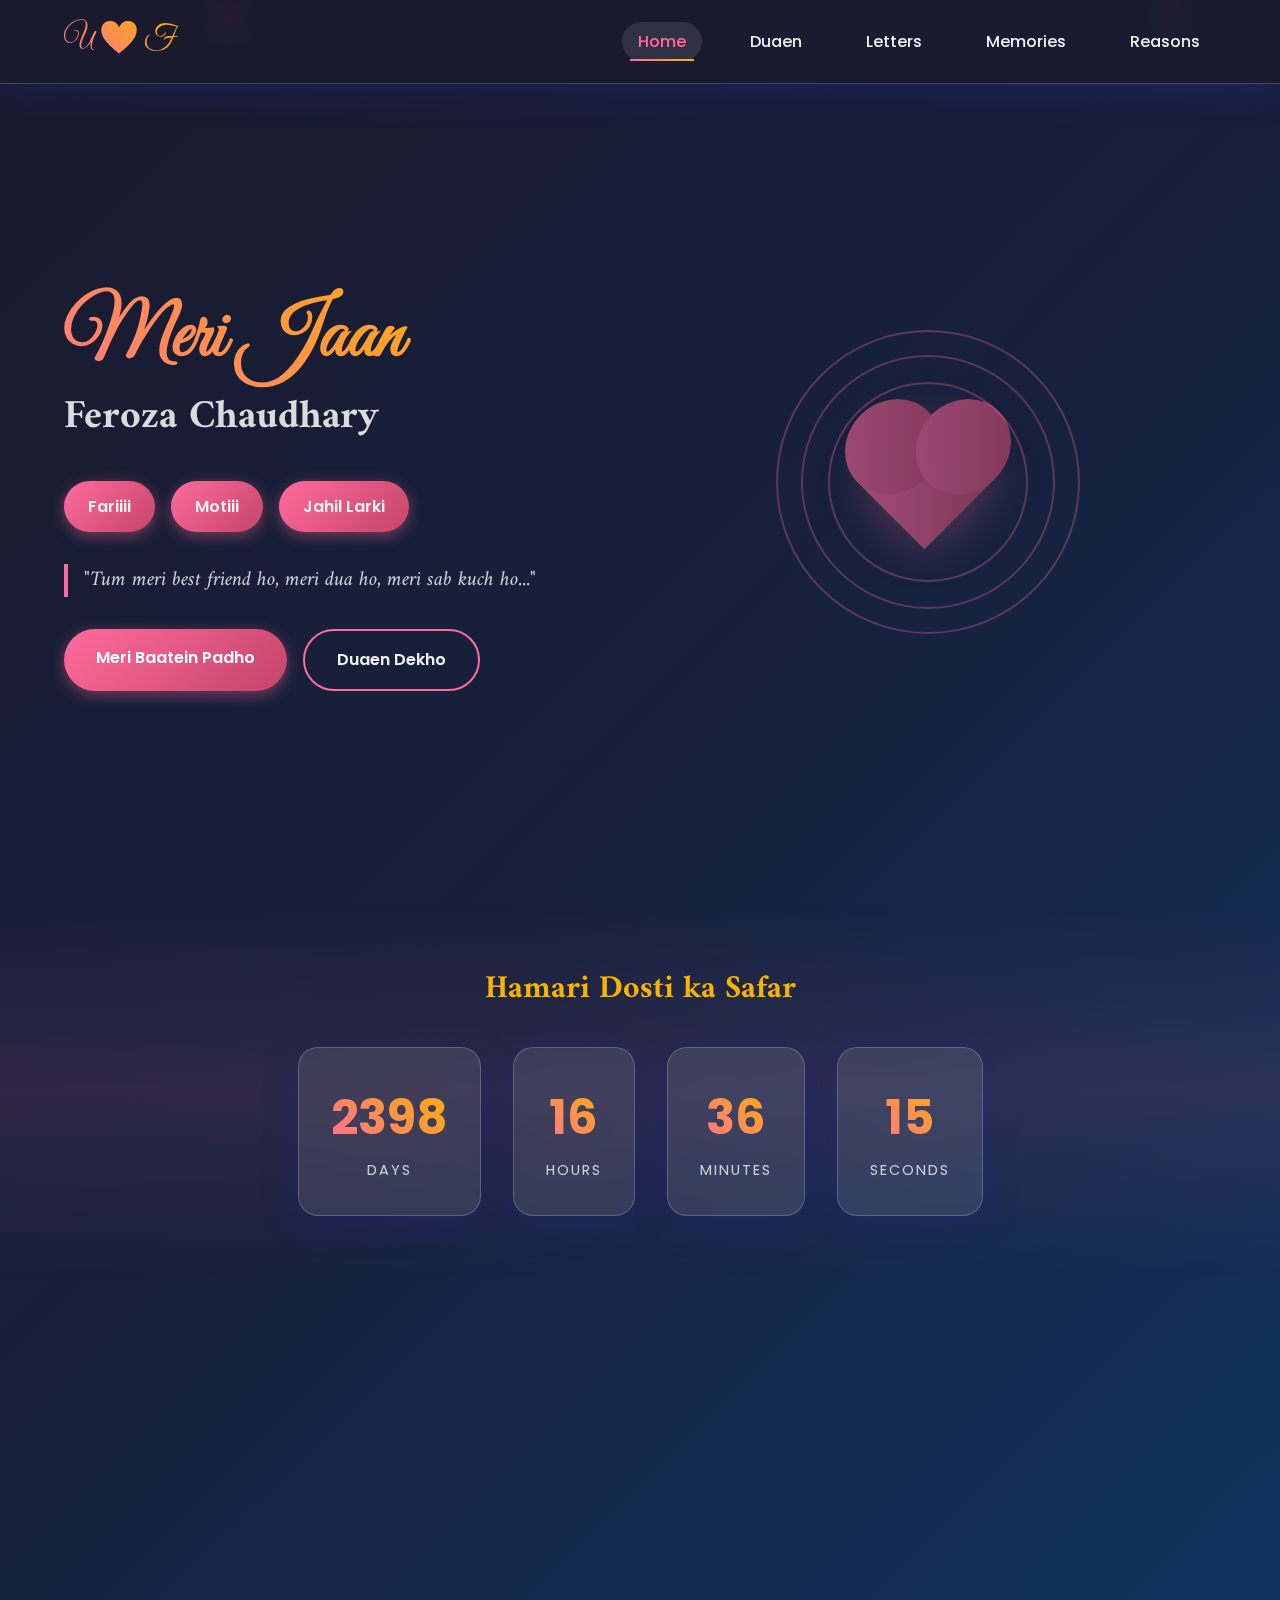
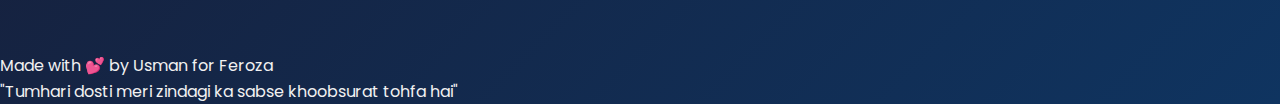
<file: index.html>
<!DOCTYPE html>
<html lang="ur">
<head>
    <meta charset="UTF-8">
    <meta name="viewport" content="width=device-width, initial-scale=1.0">
    <title>Fariii & Motiii 💕 - Usman ka Pyaar</title>
    <link rel="stylesheet" href="css/style.css">
    <link href="https://fonts.googleapis.com/css2?family=Amiri:ital,wght@0,400;0,700;1,400&family=Great+Vibes&family=Poppins:wght@300;400;600&display=swap" rel="stylesheet">
</head>
<body>
    <!-- Floating Hearts Background -->
    <div class="hearts-container" id="hearts"></div>
    
    <!-- Navigation -->
    <nav class="glass-nav">
        <div class="logo">U ❤️ F</div>
        <ul class="nav-links">
            <li><a href="index.html" class="active">Home</a></li>
            <li><a href="duas.html">Duaen</a></li>
            <li><a href="letters.html">Letters</a></li>
            <li><a href="memories.html">Memories</a></li>
            <li><a href="reasons.html">Reasons</a></li>
        </ul>
        <div class="hamburger">
            <span></span>
            <span></span>
            <span></span>
        </div>
    </nav>

    <!-- Hero Section -->
    <section class="hero">
        <div class="hero-content">
            <div class="glow-text">
                <h1 class="main-title">Meri Jaan</h1>
                <h2 class="subtitle">Feroza Chaudhary</h2>
            </div>
            <div class="nicknames">
                <span class="nickname-tag" data-text="Fariiii">Fariiii</span>
                <span class="nickname-tag" data-text="Motiii">Motiii</span>
                <span class="nickname-tag" data-text="Jahil Larki">Jahil Larki</span>
            </div>
            <p class="hero-quote">"Tum meri best friend ho, meri dua ho, meri sab kuch ho..."</p>
            <div class="cta-buttons">
                <a href="letters.html" class="btn btn-primary">Meri Baatein Padho</a>
                <a href="duas.html" class="btn btn-secondary">Duaen Dekho</a>
            </div>
        </div>
        <div class="hero-visual">
            <div class="heart-pulse">
                <div class="heart"></div>
                <div class="rings"></div>
            </div>
        </div>
    </section>

    <!-- Countdown Section -->
    <section class="countdown-section">
        <h3>Hamari Dosti ka Safar</h3>
        <div class="countdown-container" id="friendship-timer">
            <div class="time-box">
                <span class="number" id="days">000</span>
                <span class="label">Days</span>
            </div>
            <div class="time-box">
                <span class="number" id="hours">00</span>
                <span class="label">Hours</span>
            </div>
            <div class="time-box">
                <span class="number" id="minutes">00</span>
                <span class="label">Minutes</span>
            </div>
            <div class="time-box">
                <span class="number" id="seconds">00</span>
                <span class="label">Seconds</span>
            </div>
        </div>
    </section>

    <!-- Quick Access Cards -->
    <section class="features">
        <div class="feature-card" onclick="window.location.href='duas.html'">
            <div class="card-icon">🤲</div>
            <h3>Duaen</h3>
            <p>Har waqt tumhare liye duaen</p>
        </div>
        <div class="feature-card" onclick="window.location.href='letters.html'">
            <div class="card-icon">💌</div>
            <h3>Letters</h3>
            <p>Dil ki baatein khaton mein</p>
        </div>
        <div class="feature-card" onclick="window.location.href='reasons.html'">
            <div class="card-icon">💝</div>
            <h3>Reasons</h3>
            <p>Kyun tum meri best friend ho</p>
        </div>
    </section>

    <!-- Footer -->
    <footer class="glass-footer">
        <p>Made with 💕 by Usman for Feroza</p>
        <p class="footer-quote">"Tumhari dosti meri zindagi ka sabse khoobsurat tohfa hai"</p>
    </footer>

    <script src="js/main.js"></script>
</body>
</html>
</file>
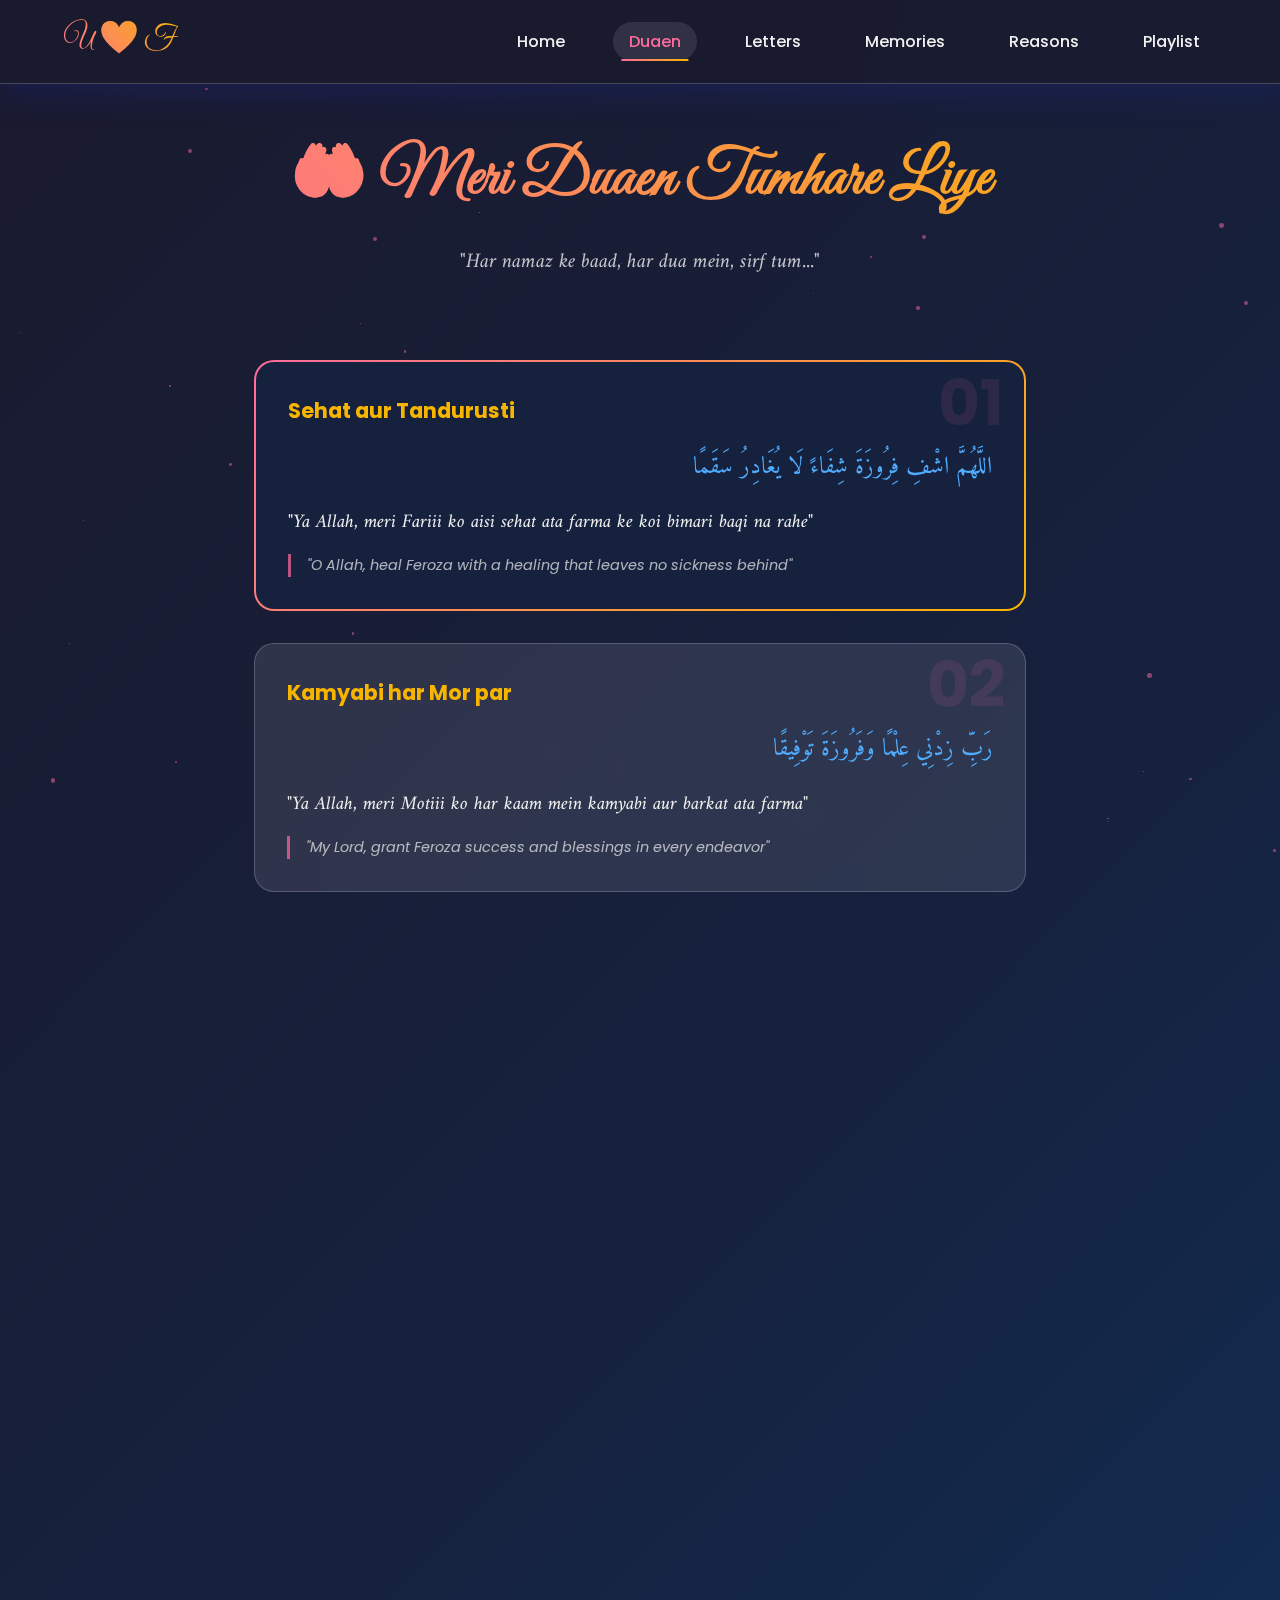
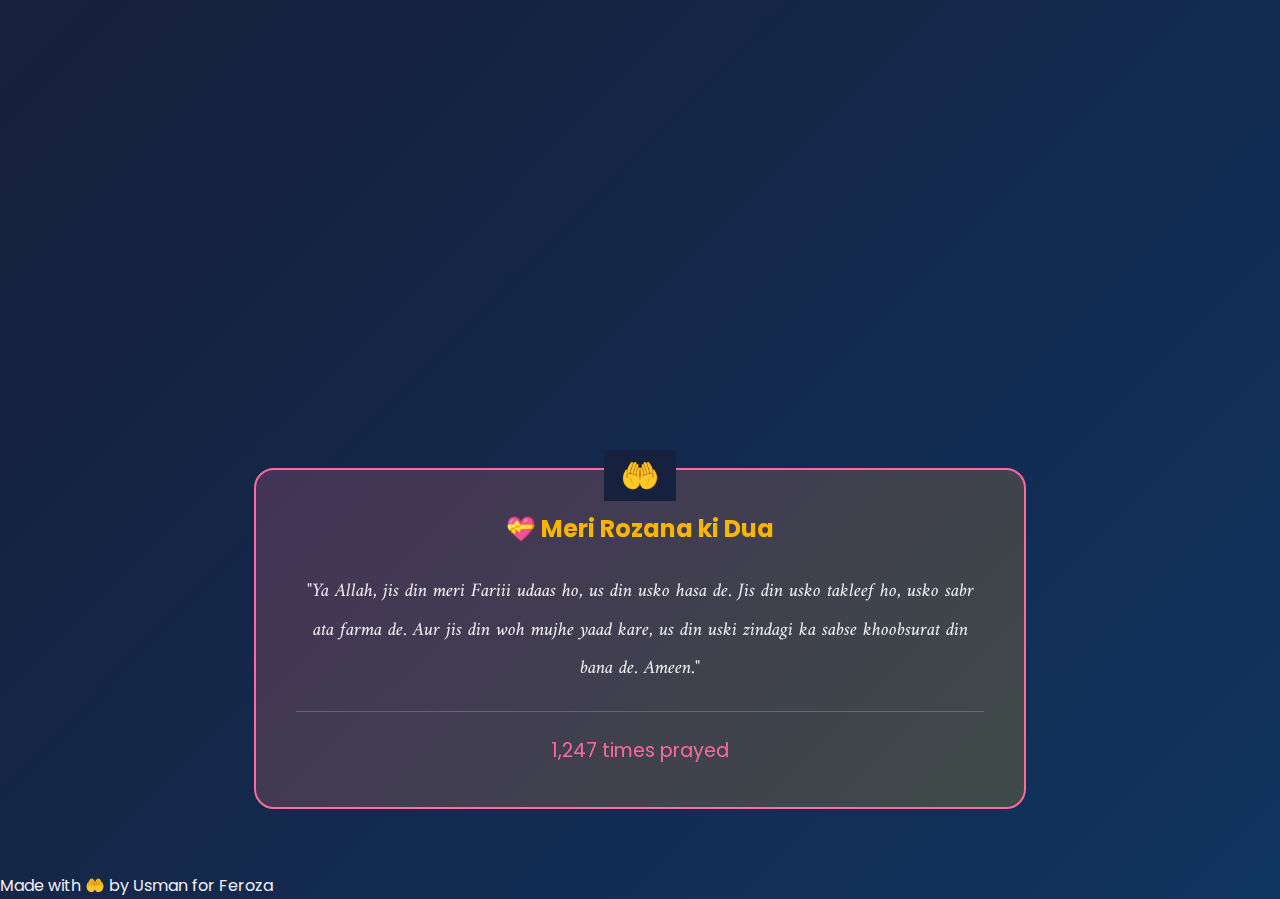
<file: duas.html>
<!DOCTYPE html>
<html lang="ur">
<head>
    <meta charset="UTF-8">
    <meta name="viewport" content="width=device-width, initial-scale=1.0">
    <title>Duaen - Fariii ke liye</title>
    <link rel="stylesheet" href="css/style.css">
    <link href="https://fonts.googleapis.com/css2?family=Amiri:ital,wght@0,400;0,700;1,400&family=Great+Vibes&family=Poppins:wght@300;400;600&display=swap" rel="stylesheet">
</head>
<body class="duas-page">
    <div class="particles" id="particles"></div>
    
    <nav class="glass-nav">
        <div class="logo">U ❤️ F</div>
        <ul class="nav-links">
            <li><a href="index.html">Home</a></li>
            <li><a href="duas.html" class="active">Duaen</a></li>
            <li><a href="letters.html">Letters</a></li>
            <li><a href="memories.html">Memories</a></li>
            <li><a href="reasons.html">Reasons</a></li>
            <li><a href="playlist.html">Playlist</a></li>
        </ul>
        <div class="hamburger">
            <span></span>
            <span></span>
            <span></span>
        </div>
    </nav>

    <header class="page-header">
        <h1 class="page-title">🤲 Meri Duaen Tumhare Liye</h1>
        <p class="page-subtitle">"Har namaz ke baad, har dua mein, sirf tum..."</p>
    </header>

    <main class="duas-container">
        <div class="dua-card premium">
            <div class="dua-number">01</div>
            <div class="dua-content">
                <h3>Sehat aur Tandurusti</h3>
                <p class="arabic">اللَّهُمَّ اشْفِ فِرُوزَةَ شِفَاءً لَا يُغَادِرُ سَقَمًا</p>
                <p class="urdu">"Ya Allah, meri Fariii ko aisi sehat ata farma ke koi bimari baqi na rahe"</p>
                <p class="translation">"O Allah, heal Feroza with a healing that leaves no sickness behind"</p>
            </div>
            <div class="dua-glow"></div>
        </div>

        <div class="dua-card">
            <div class="dua-number">02</div>
            <div class="dua-content">
                <h3>Kamyabi har Mor par</h3>
                <p class="arabic">رَبِّ زِدْنِي عِلْمًا وَفَرُوزَةَ تَوْفِيقًا</p>
                <p class="urdu">"Ya Allah, meri Motiii ko har kaam mein kamyabi aur barkat ata farma"</p>
                <p class="translation">"My Lord, grant Feroza success and blessings in every endeavor"</p>
            </div>
        </div>

        <div class="dua-card premium">
            <div class="dua-number">03</div>
            <div class="dua-content">
                <h3>Hamesha Khush Raho</h3>
                <p class="arabic">اللَّهُمَّ أَسْعِدْ فِرُوزَةَ فِي الدُّنْيَا وَالْآخِرَةِ</p>
                <p class="urdu">"Ya Allah, meri Jahil Larki ko duniya aur akhirat mein khush rakhn"</p>
                <p class="translation">"O Allah, make Feroza happy in this world and the Hereafter"</p>
            </div>
            <div class="dua-glow"></div>
        </div>

        <div class="dua-card">
            <div class="dua-number">04</div>
            <div class="dua-content">
                <h3>Meri Dosti Hamesha Rahe</h3>
                <p class="arabic">اللَّهُمَّ احْفَظْ صَدَاقَتَنَا وَاجْعَلْهَا خَالِدَةً</p>
                <p class="urdu">"Ya Allah, hamari dosti ko hamesha ke liye mehfooz rakhna"</p>
                <p class="translation">"O Allah, protect our friendship and make it eternal"</p>
            </div>
        </div>

        <div class="dua-card premium">
            <div class="dua-number">05</div>
            <div class="dua-content">
                <h3>Tumhari Har Khwahish Puri Ho</h3>
                <p class="arabic">اللَّهُمَّ اسْتَجِبْ دُعَاءَ فِرُوزَةَ وَتَقَبَّلْ حَاجَتَهَا</p>
                <p class="urdu">"Ya Allah, Fariii ki har dua qubool farma aur har jaiz khwahish poori kar"</p>
                <p class="translation">"O Allah, accept Feroza's prayers and fulfill her needs"</p>
            </div>
            <div class="dua-glow"></div>
        </div>

        <div class="dua-card">
            <div class="dua-number">06</div>
            <div class="dua-content">
                <h3>Noor aur Hidayat</h3>
                <p class="arabic">اللَّهُمَّ نَوِّرْ قَلْبَ فِرُوزَةَ بِنُورِكَ</p>
                <p class="urdu">"Ya Allah, meri best friend ke dil ko apne noor se roshan kar"</p>
                <p class="translation">"O Allah, illuminate Feroza's heart with Your light"</p>
            </div>
        </div>

        <div class="special-dua-box">
            <h3>💝 Meri Rozana ki Dua</h3>
            <p class="daily-dua-text">"Ya Allah, jis din meri Fariii udaas ho, us din usko hasa de. Jis din usko takleef ho, usko sabr ata farma de. Aur jis din woh mujhe yaad kare, us din uski zindagi ka sabse khoobsurat din bana de. Ameen."</p>
            <div class="dua-counter">
                <span id="dua-count">1,247</span> times prayed
            </div>
        </div>
    </main>

    <footer class="glass-footer">
        <p>Made with 🤲 by Usman for Feroza</p>
    </footer>

    <script src="js/main.js"></script>
</body>
</html>
</file>
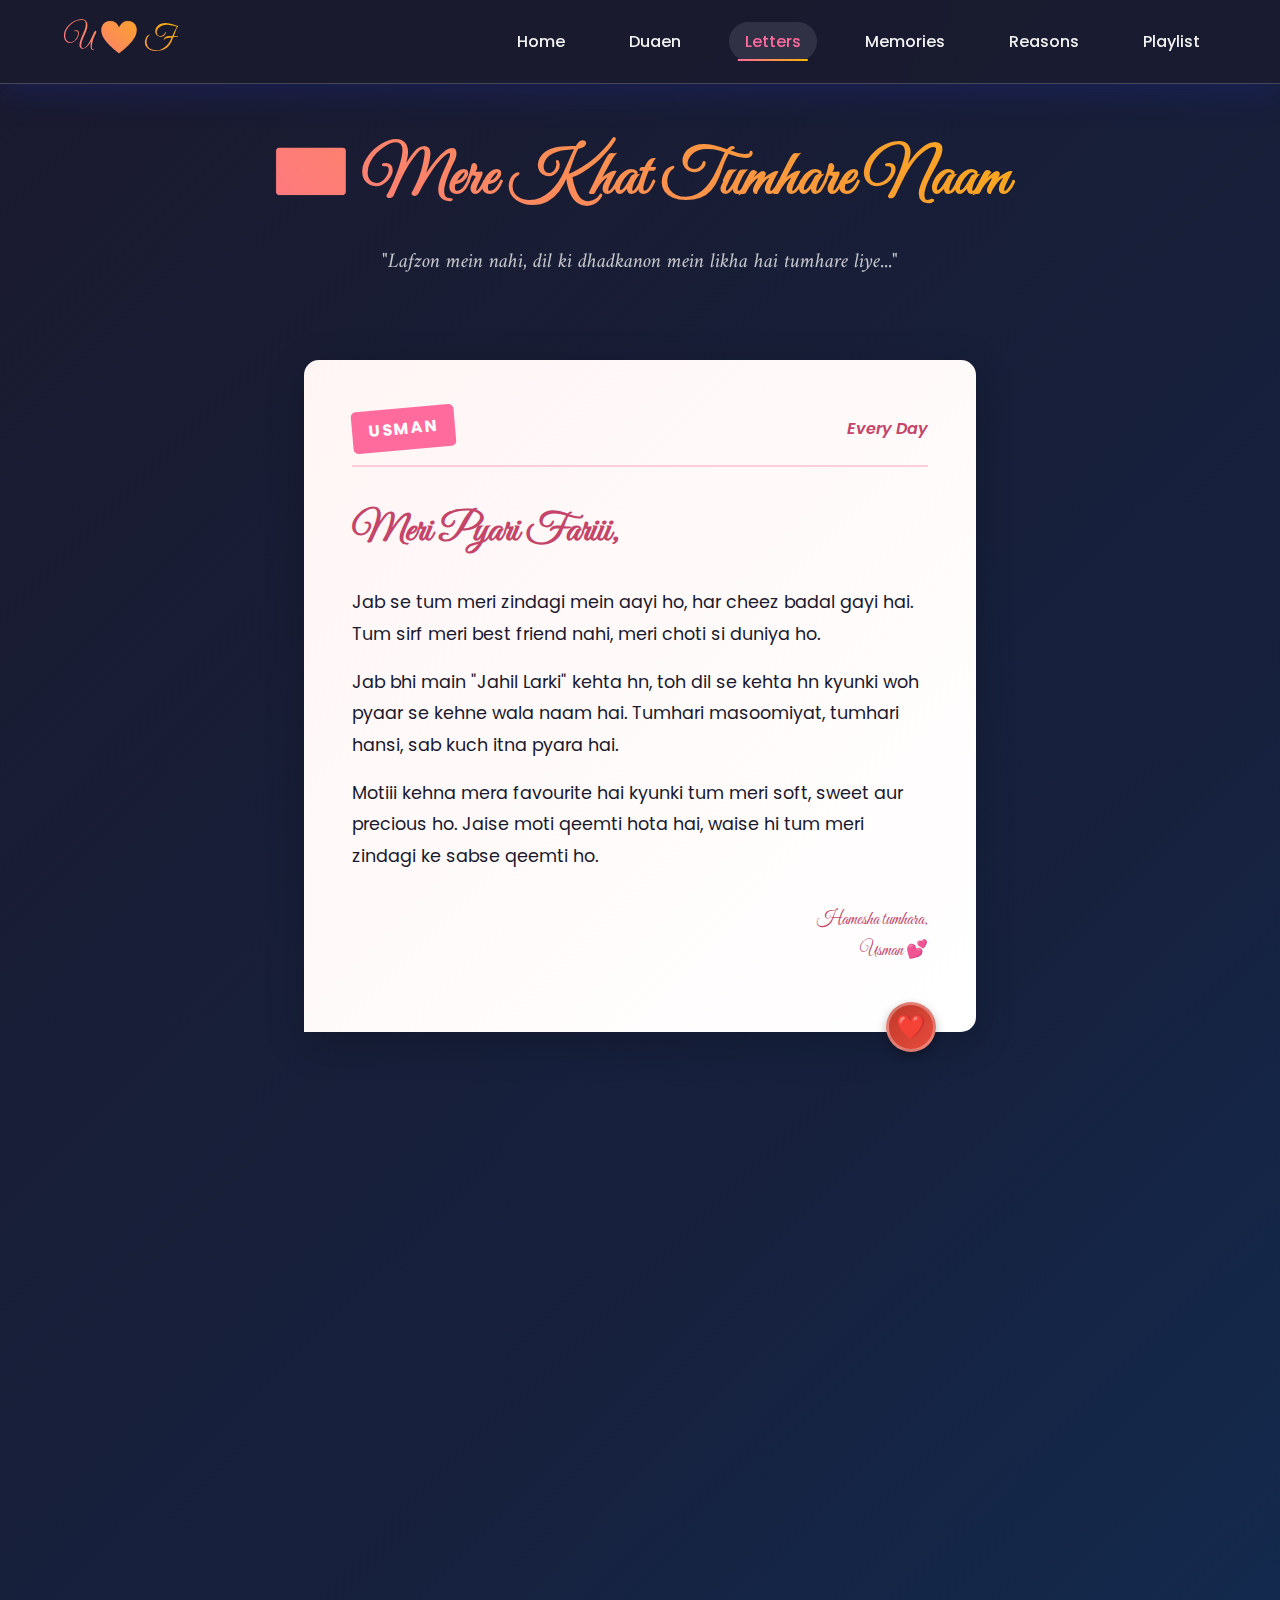
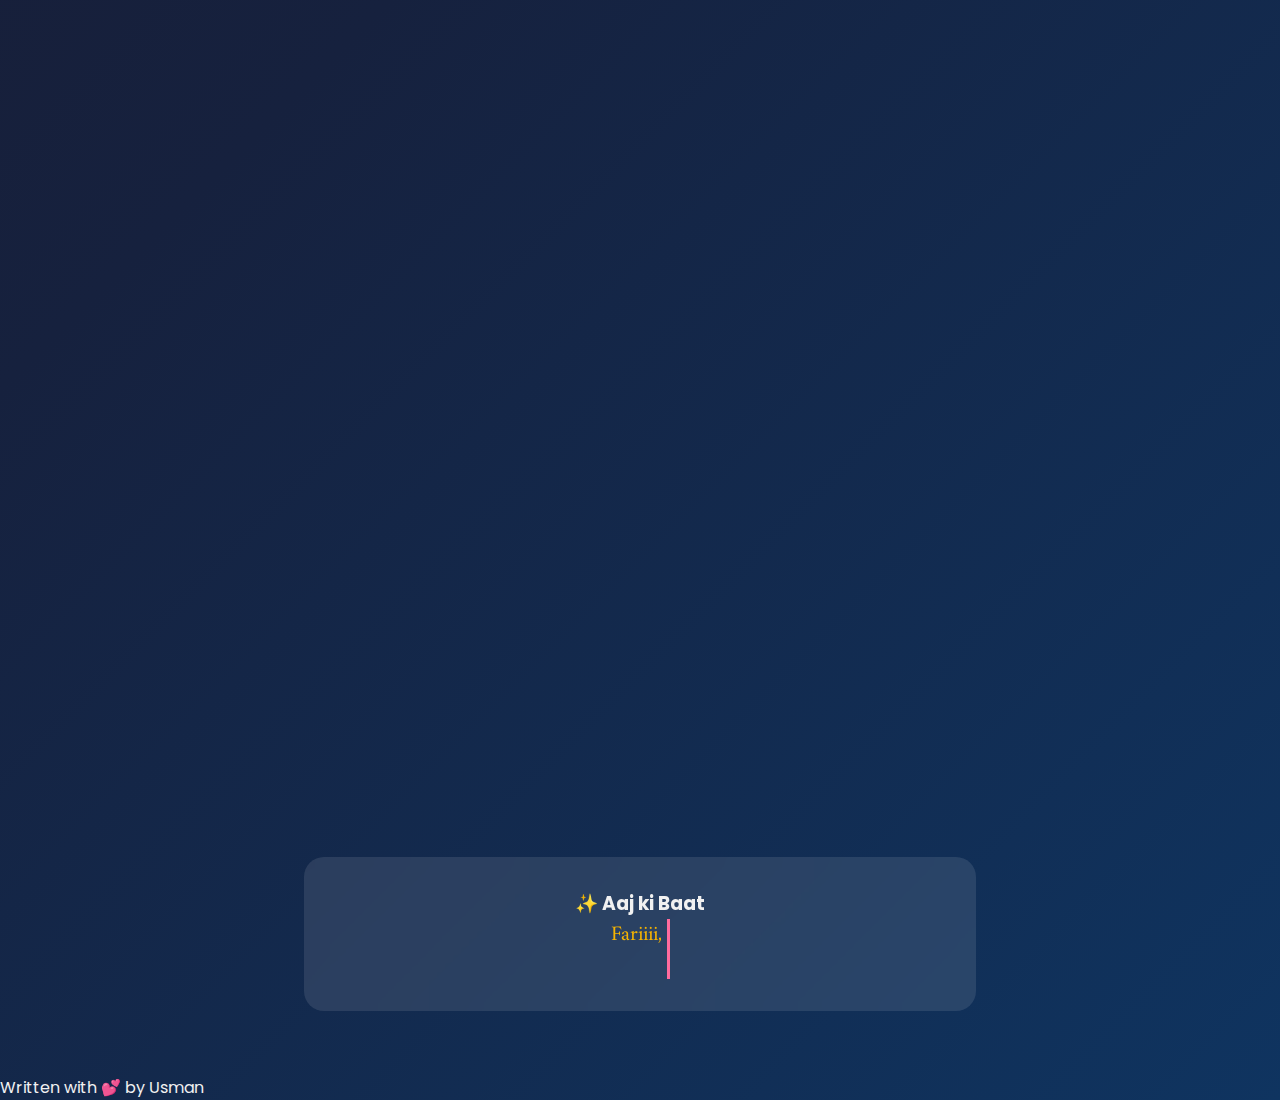
<file: letters.html>
<!DOCTYPE html>
<html lang="ur">
<head>
    <meta charset="UTF-8">
    <meta name="viewport" content="width=device-width, initial-scale=1.0">
    <title>Letters - Usman ki Baatein</title>
    <link rel="stylesheet" href="css/style.css">
    <link href="https://fonts.googleapis.com/css2?family=Amiri:ital,wght@0,400;0,700;1,400&family=Great+Vibes&family=Poppins:wght@300;400;600&display=swap" rel="stylesheet">
</head>
<body class="letters-page">
    <div class="floating-envelopes" id="envelopes"></div>
    
    <nav class="glass-nav">
        <div class="logo">U ❤️ F</div>
        <ul class="nav-links">
            <li><a href="index.html">Home</a></li>
            <li><a href="duas.html">Duaen</a></li>
            <li><a href="letters.html" class="active">Letters</a></li>
            <li><a href="memories.html">Memories</a></li>
            <li><a href="reasons.html">Reasons</a></li>
            <li><a href="playlist.html">Playlist</a></li>
        </ul>
        <div class="hamburger">
            <span></span>
            <span></span>
            <span></span>
        </div>
    </nav>

    <header class="page-header">
        <h1 class="page-title">💌 Mere Khat Tumhare Naam</h1>
        <p class="page-subtitle">"Lafzon mein nahi, dil ki dhadkanon mein likha hai tumhare liye..."</p>
    </header>

    <main class="letters-container">
        <article class="letter-card open">
            <div class="letter-header">
                <div class="stamp">USMAN</div>
                <div class="date">Every Day</div>
            </div>
            <div class="letter-content">
                <h2>Meri Pyari Fariii,</h2>
                <p>Jab se tum meri zindagi mein aayi ho, har cheez badal gayi hai. Tum sirf meri best friend nahi, meri choti si duniya ho.</p>
                <p>Jab bhi main "Jahil Larki" kehta hn, toh dil se kehta hn kyunki woh pyaar se kehne wala naam hai. Tumhari masoomiyat, tumhari hansi, sab kuch itna pyara hai.</p>
                <p>Motiii kehna mera favourite hai kyunki tum meri soft, sweet aur precious ho. Jaise moti qeemti hota hai, waise hi tum meri zindagi ke sabse qeemti ho.</p>
                <p class="signature">Hamesha tumhara,<br>Usman 💕</p>
            </div>
            <div class="wax-seal">❤️</div>
        </article>

        <article class="letter-card">
            <div class="letter-header">
                <div class="stamp">BESTIE</div>
                <div class="date">Forever</div>
            </div>
            <div class="letter-content">
                <h2>Meri Motiii,</h2>
                <p>Tumhari dosti ne mujhe sikhaya hai ke asli pyaar kya hota hai. Tumhari fikr, tumhara khayal, tumhari har baat mein woh gehraai hai jo shayad lafzon mein bayan na ho sakay.</p>
                <p>Main dua karta hn ke hamari dosti aise hi rahe, hamesha, har mushkil se guzar kar bhi. Tum meri strength ho, meri peace ho.</p>
                <p>Kabhi kabhi sochta hn ke agar tum na hoti toh meri zindagi kitni sunsaan hoti. Shukriya tumhare hone ka, tumhare saath ka.</p>
                <p class="signature">Tumhara hi,<br>Usman 🤗</p>
            </div>
            <div class="wax-seal">💝</div>
        </article>

        <article class="letter-card">
            <div class="letter-header">
                <div class="stamp">SECRET</div>
                <div class="date">Always</div>
            </div>
            <div class="letter-content">
                <h2>Meri Jahil Larki,</h2>
                <p>Yeh naam sirf mera haq hai tum pe! 😄 Jab bhi yeh kehta hn, dil khush ho jata hai. Tumhari shararatein, tumhari innocent si baatein, sab yaad reh jati hain.</p>
                <p>Main chahta hn ke tum hamesha aise hi raho - khush, masoom, aur meri. Duniya ki koi bhi mushkil tumhein choo bhi na sake.</p>
                <p>Feroza Chaudhary - yeh naam meri zubaan pe aise aata hai jaise koi dua. Meri best friend, meri jaan, meri sab kuch.</p>
                <p class="signature">Sirf tumhara,<br>Usman 💫</p>
            </div>
            <div class="wax-seal">🔒</div>
        </article>

        <div class="typewriter-section">
            <h3>✨ Aaj ki Baat</h3>
            <div class="typewriter" id="typewriter"></div>
        </div>
    </main>

    <footer class="glass-footer">
        <p>Written with 💕 by Usman</p>
    </footer>

    <script src="js/main.js"></script>
</body>
</html>
</file>
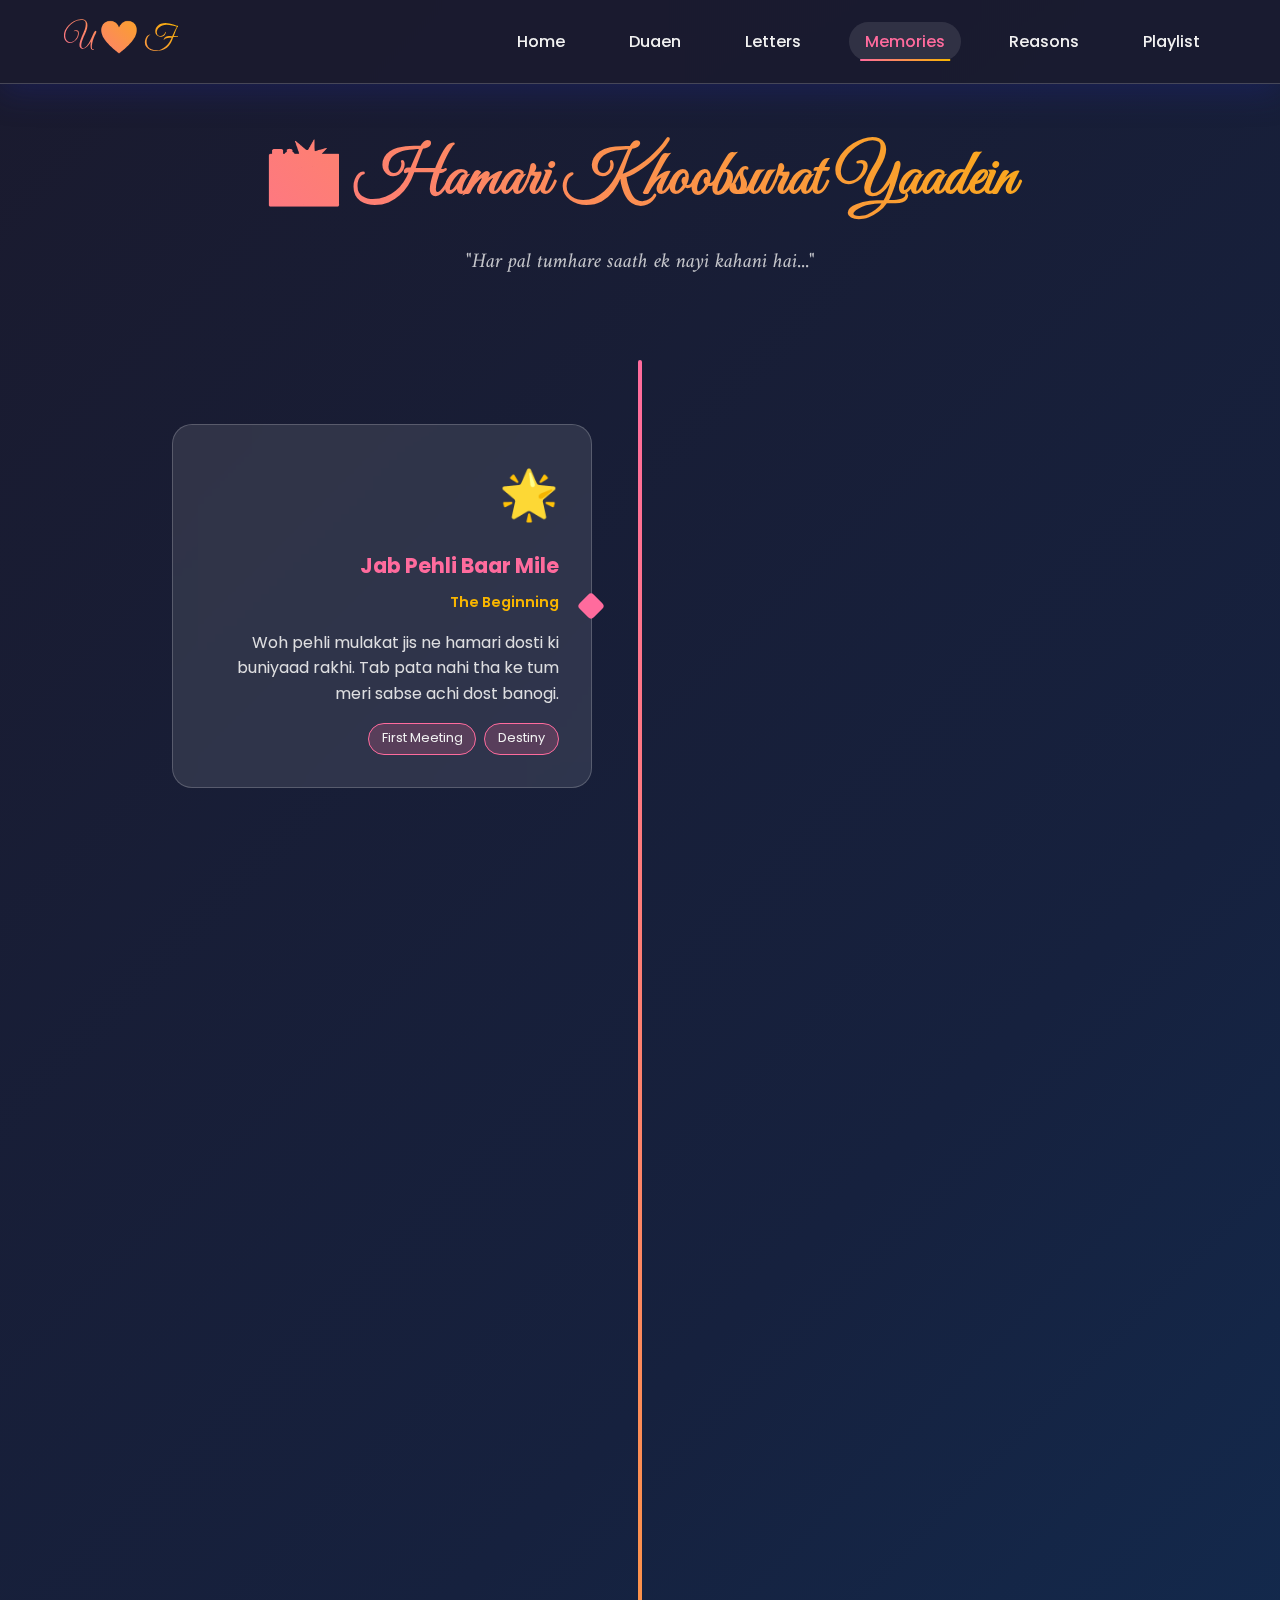
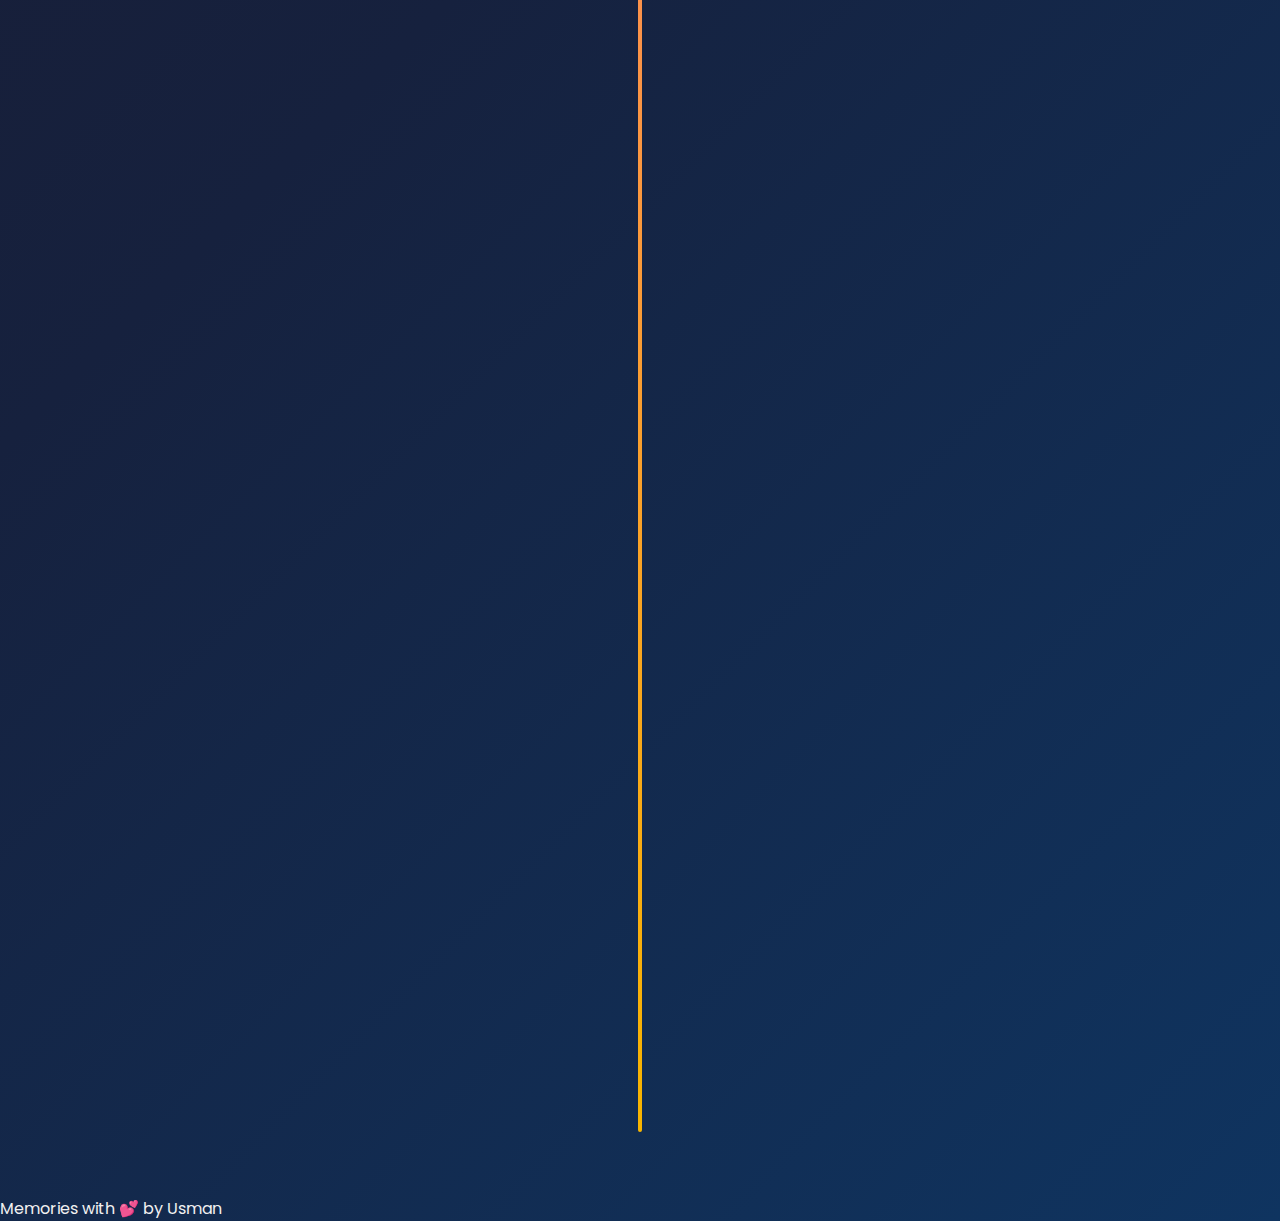
<file: memories.html>
<!DOCTYPE html>
<html lang="ur">
<head>
    <meta charset="UTF-8">
    <meta name="viewport" content="width=device-width, initial-scale=1.0">
    <title>Memories - Hamari Yaadein</title>
    <link rel="stylesheet" href="css/style.css">
    <link href="https://fonts.googleapis.com/css2?family=Amiri:ital,wght@0,400;0,700;1,400&family=Great+Vibes&family=Poppins:wght@300;400;600&display=swap" rel="stylesheet">
</head>
<body class="memories-page">
    <div class="memory-particles" id="memory-particles"></div>
    
    <nav class="glass-nav">
        <div class="logo">U ❤️ F</div>
        <ul class="nav-links">
            <li><a href="index.html">Home</a></li>
            <li><a href="duas.html">Duaen</a></li>
            <li><a href="letters.html">Letters</a></li>
            <li><a href="memories.html" class="active">Memories</a></li>
            <li><a href="reasons.html">Reasons</a></li>
            <li><a href="playlist.html">Playlist</a></li>
        </ul>
        <div class="hamburger">
            <span></span>
            <span></span>
            <span></span>
        </div>
    </nav>

    <header class="page-header">
        <h1 class="page-title">📸 Hamari Khoobsurat Yaadein</h1>
        <p class="page-subtitle">"Har pal tumhare saath ek nayi kahani hai..."</p>
    </header>

    <main class="memories-container">
        <div class="memory-timeline">
            <div class="timeline-line"></div>
            
            <div class="memory-item left">
                <div class="memory-card">
                    <div class="memory-icon">🌟</div>
                    <h3>Jab Pehli Baar Mile</h3>
                    <p class="memory-date">The Beginning</p>
                    <p class="memory-desc">Woh pehli mulakat jis ne hamari dosti ki buniyaad rakhi. Tab pata nahi tha ke tum meri sabse achi dost banogi.</p>
                    <div class="memory-tags">
                        <span class="tag">First Meeting</span>
                        <span class="tag">Destiny</span>
                    </div>
                </div>
            </div>

            <div class="memory-item right">
                <div class="memory-card">
                    <div class="memory-icon">😂</div>
                    <h3>Pehli Dosti Wali Hansi</h3>
                    <p class="memory-date">The Laughter</p>
                    <p class="memory-desc">Jab pehli baar saath hansay, tab samajh aaya ke tum meri "Jahil Larki" ho - masoom si, pyari si.</p>
                    <div class="memory-tags">
                        <span class="tag">Happiness</span>
                        <span class="tag">Fun</span>
                    </div>
                </div>
            </div>

            <div class="memory-item left">
                <div class="memory-card">
                    <div class="memory-icon">🤝</div>
                    <h3>Woh Pehli Madad</h3>
                    <p class="memory-date">The Support</p>
                    <p class="memory-desc">Jab main mushkil mein tha aur tumne bina soche samjhe mera saath diya. Tab pata chala ke "Motiii" sach mein anmol hai.</p>
                    <div class="memory-tags">
                        <span class="tag">Support</span>
                        <span class="tag">Trust</span>
                    </div>
                </div>
            </div>

            <div class="memory-item right">
                <div class="memory-card">
                    <div class="memory-icon">💕</div>
                    <h3>Jab Pata Chala - Yeh Hai Woh</h3>
                    <p class="memory-date">The Realization</p>
                    <p class="memory-desc">Woh lamha jab samajh aaya ke Feroza Chaudhary sirf ek naam nahi, meri zindagi ka hissa hai.</p>
                    <div class="memory-tags">
                        <span class="tag">Love</span>
                        <span class="tag">Forever</span>
                    </div>
                </div>
            </div>

            <div class="memory-item center special">
                <div class="memory-card premium-memory">
                    <div class="memory-icon">🌹</div>
                    <h3>Aaj aur Hamesha</h3>
                    <p class="memory-date">Now & Forever</p>
                    <p class="memory-desc">Ab har din tumhari dosti ka ehsaas hota hai. "Fariiii" kehna, tumse baat karna, tumhara khayal rakhna - yeh sab meri zindagi hai.</p>
                    <div class="memory-quote">"Tum meri kal ho, aaj ho, aur hamesha rahogi"</div>
                </div>
            </div>
        </div>

       
    </main>

    <footer class="glass-footer">
        <p>Memories with 💕 by Usman</p>
    </footer>

    <script src="js/main.js"></script>
</body>
</html>
</file>
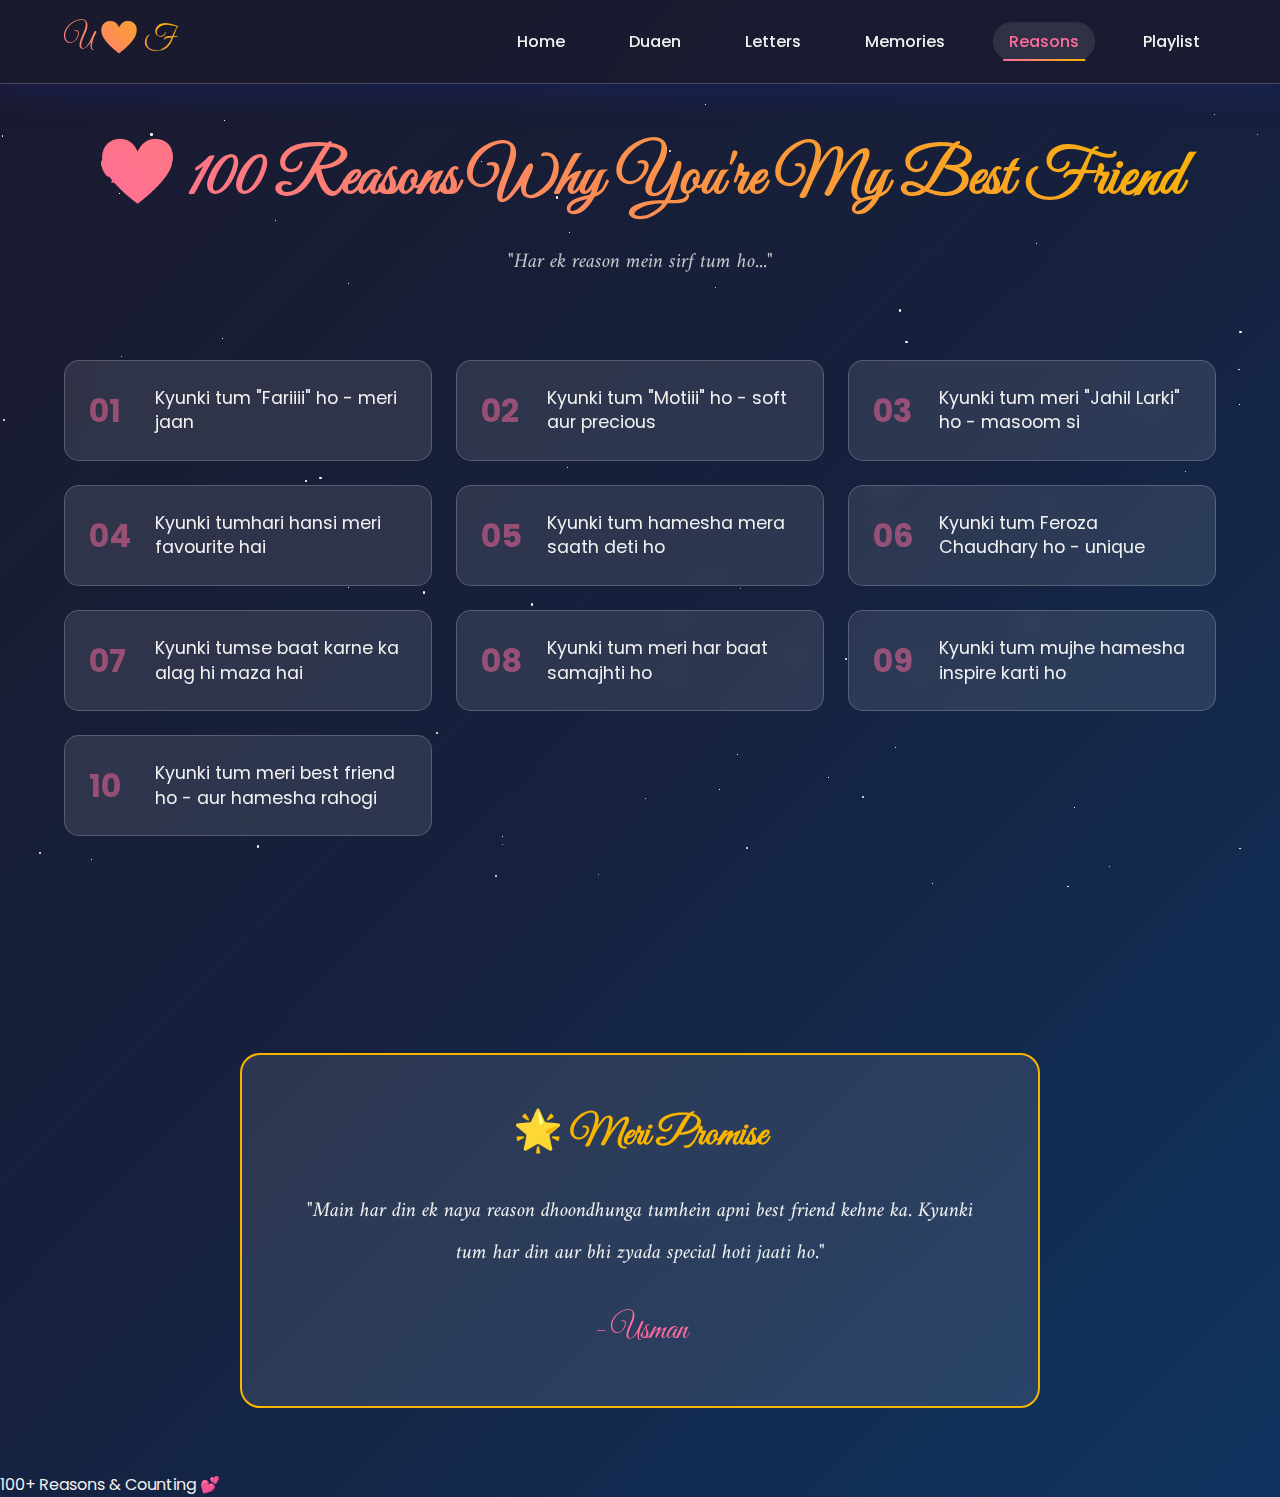
<file: reasons.html>
<!DOCTYPE html>
<html lang="ur">
<head>
    <meta charset="UTF-8">
    <meta name="viewport" content="width=device-width, initial-scale=1.0">
    <title>Reasons - Kyun Tum Meri Best Friend Ho</title>
    <link rel="stylesheet" href="css/style.css">
    <link href="https://fonts.googleapis.com/css2?family=Amiri:ital,wght@0,400;0,700;1,400&family=Great+Vibes&family=Poppins:wght@300;400;600&display=swap" rel="stylesheet">
</head>
<body class="reasons-page">
    <div class="stars-bg" id="stars"></div>
    
    <nav class="glass-nav">
        <div class="logo">U ❤️ F</div>
        <ul class="nav-links">
            <li><a href="index.html">Home</a></li>
            <li><a href="duas.html">Duaen</a></li>
            <li><a href="letters.html">Letters</a></li>
            <li><a href="memories.html">Memories</a></li>
            <li><a href="reasons.html" class="active">Reasons</a></li>
            <li><a href="playlist.html">Playlist</a></li>
        </ul>
        <div class="hamburger">
            <span></span>
            <span></span>
            <span></span>
        </div>
    </nav>

    <header class="page-header">
        <h1 class="page-title">💝 100 Reasons Why You're My Best Friend</h1>
        <p class="page-subtitle">"Har ek reason mein sirf tum ho..."</p>
    </header>

    <main class="reasons-container">
        <div class="reasons-grid">
            <div class="reason-card" data-number="1">
                <div class="reason-number">01</div>
                <div class="reason-text">Kyunki tum "Fariiii" ho - meri jaan</div>
            </div>
            
            <div class="reason-card" data-number="2">
                <div class="reason-number">02</div>
                <div class="reason-text">Kyunki tum "Motiii" ho - soft aur precious</div>
            </div>
            
            <div class="reason-card" data-number="3">
                <div class="reason-number">03</div>
                <div class="reason-text">Kyunki tum meri "Jahil Larki" ho - masoom si</div>
            </div>
            
            <div class="reason-card" data-number="4">
                <div class="reason-number">04</div>
                <div class="reason-text">Kyunki tumhari hansi meri favourite hai</div>
            </div>
            
            <div class="reason-card" data-number="5">
                <div class="reason-number">05</div>
                <div class="reason-text">Kyunki tum hamesha mera saath deti ho</div>
            </div>
            
            <div class="reason-card" data-number="6">
                <div class="reason-number">06</div>
                <div class="reason-text">Kyunki tum Feroza Chaudhary ho - unique</div>
            </div>
            
            <div class="reason-card" data-number="7">
                <div class="reason-number">07</div>
                <div class="reason-text">Kyunki tumse baat karne ka alag hi maza hai</div>
            </div>
            
            <div class="reason-card" data-number="8">
                <div class="reason-number">08</div>
                <div class="reason-text">Kyunki tum meri har baat samajhti ho</div>
            </div>
            
            <div class="reason-card" data-number="9">
                <div class="reason-number">09</div>
                <div class="reason-text">Kyunki tum mujhe hamesha inspire karti ho</div>
            </div>
            
            <div class="reason-card" data-number="10">
                <div class="reason-number">10</div>
                <div class="reason-text">Kyunki tum meri best friend ho - aur hamesha rahogi</div>
            </div>

            <div class="reason-card special-reason">
                <div class="reason-number">∞</div>
                <div class="reason-text">Kyunki tum sirf tum ho - aur yeh kaafi hai</div>
            </div>
        </div>

        <div class="infinity-promise">
            <h3>🌟 Meri Promise</h3>
            <p>"Main har din ek naya reason dhoondhunga tumhein apni best friend kehne ka. Kyunki tum har din aur bhi zyada special hoti jaati ho."</p>
            <div class="signature-name">- Usman</div>
        </div>
    </main>

    <footer class="glass-footer">
        <p>100+ Reasons & Counting 💕</p>
    </footer>

    <script src="js/main.js"></script>
</body>
</html>
</file>
<file: css/style.css>
/* ===== CSS VARIABLES ===== */
:root {
    --primary: #ff6b9d;
    --primary-dark: #c44569;
    --secondary: #f8b500;
    --accent: #4facfe;
    --dark: #1a1a2e;
    --darker: #16213e;
    --light: #f1f1f1;
    --glass: rgba(255, 255, 255, 0.1);
    --glass-border: rgba(255, 255, 255, 0.2);
    --shadow: 0 8px 32px 0 rgba(31, 38, 135, 0.37);
}

/* ===== RESET & BASE ===== */
* {
    margin: 0;
    padding: 0;
    box-sizing: border-box;
}

html {
    scroll-behavior: smooth;
}

body {
    font-family: 'Poppins', sans-serif;
    background: linear-gradient(135deg, #1a1a2e 0%, #16213e 50%, #0f3460 100%);
    color: var(--light);
    min-height: 100vh;
    overflow-x: hidden;
    line-height: 1.6;
}

/* ===== ANIMATED BACKGROUNDS ===== */
.hearts-container {
    position: fixed;
    top: 0;
    left: 0;
    width: 100%;
    height: 100%;
    pointer-events: none;
    z-index: 0;
    overflow: hidden;
}

.heart {
    position: absolute;
    font-size: 20px;
    animation: float-up 4s ease-in infinite;
    opacity: 0.6;
}

@keyframes float-up {
    0% {
        transform: translateY(100vh) scale(0);
        opacity: 0;
    }
    10% {
        opacity: 0.6;
    }
    90% {
        opacity: 0.6;
    }
    100% {
        transform: translateY(-100vh) scale(1.5);
        opacity: 0;
    }
}

.particles, .memory-particles, .stars-bg {
    position: fixed;
    top: 0;
    left: 0;
    width: 100%;
    height: 100%;
    pointer-events: none;
    z-index: 0;
}

.star {
    position: absolute;
    background: white;
    border-radius: 50%;
    animation: twinkle 3s ease-in-out infinite;
}

@keyframes twinkle {
    0%, 100% { opacity: 0.3; transform: scale(1); }
    50% { opacity: 1; transform: scale(1.2); }
}

/* ===== NAVIGATION ===== */
.glass-nav {
    position: fixed;
    top: 0;
    width: 100%;
    padding: 1rem 5%;
    background: rgba(26, 26, 46, 0.8);
    backdrop-filter: blur(12px);
    -webkit-backdrop-filter: blur(12px);
    border-bottom: 1px solid var(--glass-border);
    display: flex;
    justify-content: space-between;
    align-items: center;
    z-index: 1000;
    box-shadow: var(--shadow);
}

.logo {
    font-family: 'Great Vibes', cursive;
    font-size: 2rem;
    background: linear-gradient(45deg, var(--primary), var(--secondary));
    -webkit-background-clip: text;
    -webkit-text-fill-color: transparent;
    background-clip: text;
    animation: glow 2s ease-in-out infinite alternate;
}

@keyframes glow {
    from { filter: drop-shadow(0 0 5px var(--primary)); }
    to { filter: drop-shadow(0 0 20px var(--secondary)); }
}

.nav-links {
    display: flex;
    list-style: none;
    gap: 2rem;
}

.nav-links a {
    text-decoration: none;
    color: var(--light);
    font-weight: 500;
    position: relative;
    padding: 0.5rem 1rem;
    border-radius: 20px;
    transition: all 0.3s ease;
}

.nav-links a::after {
    content: '';
    position: absolute;
    bottom: 0;
    left: 50%;
    width: 0;
    height: 2px;
    background: linear-gradient(90deg, var(--primary), var(--secondary));
    transition: all 0.3s ease;
    transform: translateX(-50%);
}

.nav-links a:hover::after,
.nav-links a.active::after {
    width: 80%;
}

.nav-links a:hover,
.nav-links a.active {
    background: var(--glass);
    color: var(--primary);
}

.hamburger {
    display: none;
    flex-direction: column;
    cursor: pointer;
    gap: 5px;
}

.hamburger span {
    width: 25px;
    height: 3px;
    background: var(--light);
    border-radius: 3px;
    transition: all 0.3s ease;
}

/* ===== HERO SECTION ===== */
.hero {
    min-height: 100vh;
    display: flex;
    align-items: center;
    justify-content: space-between;
    padding: 8rem 5% 4rem;
    position: relative;
    z-index: 1;
}

.hero-content {
    flex: 1;
    max-width: 600px;
}

.glow-text {
    margin-bottom: 2rem;
}

.main-title {
    font-family: 'Great Vibes', cursive;
    font-size: 5rem;
    background: linear-gradient(45deg, var(--primary), var(--secondary), var(--accent));
    -webkit-background-clip: text;
    -webkit-text-fill-color: transparent;
    background-clip: text;
    animation: gradient-shift 3s ease infinite;
    background-size: 200% 200%;
}

@keyframes gradient-shift {
    0% { background-position: 0% 50%; }
    50% { background-position: 100% 50%; }
    100% { background-position: 0% 50%; }
}

.subtitle {
    font-family: 'Amiri', serif;
    font-size: 2.5rem;
    color: var(--light);
    margin-top: -1rem;
    opacity: 0.9;
}

.nicknames {
    display: flex;
    gap: 1rem;
    margin: 2rem 0;
    flex-wrap: wrap;
}

.nickname-tag {
    padding: 0.8rem 1.5rem;
    background: linear-gradient(135deg, var(--primary), var(--primary-dark));
    border-radius: 50px;
    font-weight: 600;
    position: relative;
    overflow: hidden;
    cursor: pointer;
    transition: all 0.3s ease;
    box-shadow: 0 4px 15px rgba(255, 107, 157, 0.4);
}

.nickname-tag::before {
    content: attr(data-text);
    position: absolute;
    top: 0;
    left: -100%;
    width: 100%;
    height: 100%;
    background: linear-gradient(90deg, transparent, rgba(255,255,255,0.4), transparent);
    transition: left 0.5s ease;
}

.nickname-tag:hover::before {
    left: 100%;
}

.nickname-tag:hover {
    transform: translateY(-5px) scale(1.05);
    box-shadow: 0 8px 25px rgba(255, 107, 157, 0.6);
}

.hero-quote {
    font-family: 'Amiri', serif;
    font-size: 1.3rem;
    font-style: italic;
    color: rgba(255, 255, 255, 0.8);
    margin: 2rem 0;
    border-left: 4px solid var(--primary);
    padding-left: 1rem;
}

.cta-buttons {
    display: flex;
    gap: 1rem;
    margin-top: 2rem;
}

.btn {
    padding: 1rem 2rem;
    border-radius: 50px;
    text-decoration: none;
    font-weight: 600;
    transition: all 0.3s ease;
    position: relative;
    overflow: hidden;
    border: none;
    cursor: pointer;
    display: inline-block;
}

.btn-primary {
    background: linear-gradient(135deg, var(--primary), var(--primary-dark));
    color: white;
    box-shadow: 0 4px 15px rgba(255, 107, 157, 0.4);
}

.btn-secondary {
    background: transparent;
    color: var(--light);
    border: 2px solid var(--primary);
}

.btn::before {
    content: '';
    position: absolute;
    top: 0;
    left: -100%;
    width: 100%;
    height: 100%;
    background: linear-gradient(90deg, transparent, rgba(255,255,255,0.4), transparent);
    transition: left 0.5s ease;
}

.btn:hover::before {
    left: 100%;
}

.btn:hover {
    transform: translateY(-3px);
    box-shadow: 0 10px 30px rgba(255, 107, 157, 0.5);
}

/* Hero Visual */
.hero-visual {
    flex: 1;
    display: flex;
    justify-content: center;
    align-items: center;
}

.heart-pulse {
    position: relative;
    width: 200px;
    height: 200px;
}

.heart-pulse .heart {
    position: absolute;
    width: 100px;
    height: 90px;
    background: linear-gradient(135deg, var(--primary), var(--primary-dark));
    top: 50%;
    left: 50%;
    transform: translate(-50%, -50%) rotate(-45deg);
    animation: heartbeat 1.5s ease-in-out infinite;
    box-shadow: 0 0 50px rgba(255, 107, 157, 0.6);
}

.heart-pulse .heart::before,
.heart-pulse .heart::after {
    content: '';
    position: absolute;
    width: 100px;
    height: 90px;
    background: linear-gradient(135deg, var(--primary), var(--primary-dark));
    border-radius: 50%;
}

.heart-pulse .heart::before {
    top: -50px;
    left: 0;
}

.heart-pulse .heart::after {
    top: 0;
    left: 50px;
}

@keyframes heartbeat {
    0%, 100% { transform: translate(-50%, -50%) rotate(-45deg) scale(1); }
    50% { transform: translate(-50%, -50%) rotate(-45deg) scale(1.1); }
}

.rings {
    position: absolute;
    top: 50%;
    left: 50%;
    transform: translate(-50%, -50%);
    width: 200px;
    height: 200px;
    border: 2px solid rgba(255, 107, 157, 0.3);
    border-radius: 50%;
    animation: ripple 2s ease-out infinite;
}

.rings::before,
.rings::after {
    content: '';
    position: absolute;
    border: 2px solid rgba(255, 107, 157, 0.3);
    border-radius: 50%;
    top: 50%;
    left: 50%;
    transform: translate(-50%, -50%);
}

.rings::before {
    width: 250px;
    height: 250px;
    animation: ripple 2s ease-out infinite 0.5s;
}

.rings::after {
    width: 300px;
    height: 300px;
    animation: ripple 2s ease-out infinite 1s;
}

@keyframes ripple {
    0% { transform: translate(-50%, -50%) scale(0.8); opacity: 1; }
    100% { transform: translate(-50%, -50%) scale(1.5); opacity: 0; }
}

/* ===== COUNTDOWN SECTION ===== */
.countdown-section {
    padding: 4rem 5%;
    text-align: center;
    background: linear-gradient(180deg, transparent, rgba(255, 107, 157, 0.1), transparent);
    position: relative;
    z-index: 1;
}

.countdown-section h3 {
    font-family: 'Amiri', serif;
    font-size: 2rem;
    margin-bottom: 2rem;
    color: var(--secondary);
}

.countdown-container {
    display: flex;
    justify-content: center;
    gap: 2rem;
    flex-wrap: wrap;
}

.time-box {
    background: var(--glass);
    backdrop-filter: blur(10px);
    border: 1px solid var(--glass-border);
    border-radius: 20px;
    padding: 2rem;
    min-width: 120px;
    box-shadow: var(--shadow);
    transition: transform 0.3s ease;
}

.time-box:hover {
    transform: translateY(-10px);
}

.time-box .number {
    display: block;
    font-size: 3rem;
    font-weight: 700;
    background: linear-gradient(45deg, var(--primary), var(--secondary));
    -webkit-background-clip: text;
    -webkit-text-fill-color: transparent;
    background-clip: text;
}

.time-box .label {
    font-size: 0.9rem;
    text-transform: uppercase;
    letter-spacing: 2px;
    opacity: 0.8;
}

/* ===== FEATURES SECTION ===== */
.features {
    padding: 4rem 5%;
    display: grid;
    grid-template-columns: repeat(auto-fit, minmax(280px, 1fr));
    gap: 2rem;
    position: relative;
    z-index: 1;
}

.feature-card {
    background: var(--glass);
    backdrop-filter: blur(10px);
    border: 1px solid var(--glass-border);
    border-radius: 20px;
    padding: 2.5rem;
    text-align: center;
    cursor: pointer;
    transition: all 0.4s ease;
    position: relative;
    overflow: hidden;
}

.feature-card::before {
    content: '';
    position: absolute;
    top: 0;
    left: 0;
    width: 100%;
    height: 100%;
    background: linear-gradient(135deg, rgba(255, 107, 157, 0.2), transparent);
    opacity: 0;
    transition: opacity 0.3s ease;
}

.feature-card:hover::before {
    opacity: 1;
}

.feature-card:hover {
    transform: translateY(-10px) scale(1.02);
    box-shadow: 0 20px 40px rgba(0, 0, 0, 0.3);
    border-color: var(--primary);
}

.card-icon {
    font-size: 3rem;
    margin-bottom: 1rem;
}

.feature-card h3 {
    font-size: 1.5rem;
    margin-bottom: 0.5rem;
    color: var(--primary);
}

.feature-card p {
    opacity: 0.8;
    font-size: 0.95rem;
}

/* ===== PAGE HEADERS ===== */
.page-header {
    padding: 8rem 5% 3rem;
    text-align: center;
    position: relative;
    z-index: 1;
}

.page-title {
    font-family: 'Great Vibes', cursive;
    font-size: 4rem;
    background: linear-gradient(45deg, var(--primary), var(--secondary));
    -webkit-background-clip: text;
    -webkit-text-fill-color: transparent;
    background-clip: text;
    margin-bottom: 1rem;
}

.page-subtitle {
    font-family: 'Amiri', serif;
    font-size: 1.3rem;
    opacity: 0.8;
    font-style: italic;
}

/* ===== DUAS PAGE ===== */
.duas-container {
    padding: 2rem 5% 4rem;
    max-width: 900px;
    margin: 0 auto;
    position: relative;
    z-index: 1;
}

.dua-card {
    background: var(--glass);
    backdrop-filter: blur(10px);
    border: 1px solid var(--glass-border);
    border-radius: 20px;
    padding: 2rem;
    margin-bottom: 2rem;
    position: relative;
    overflow: hidden;
    transition: all 0.4s ease;
}

.dua-card:hover {
    transform: translateX(10px);
    border-color: var(--primary);
    box-shadow: 0 10px 30px rgba(255, 107, 157, 0.2);
}

.dua-card.premium {
    border: 2px solid transparent;
    background: linear-gradient(var(--darker), var(--darker)) padding-box,
                linear-gradient(135deg, var(--primary), var(--secondary)) border-box;
}

.dua-number {
    position: absolute;
    top: -10px;
    right: 20px;
    font-size: 4rem;
    font-weight: 700;
    opacity: 0.1;
    color: var(--primary);
}

.dua-content h3 {
    color: var(--secondary);
    margin-bottom: 1rem;
    font-size: 1.3rem;
}

.arabic {
    font-family: 'Amiri', serif;
    font-size: 1.5rem;
    text-align: right;
    direction: rtl;
    margin: 1rem 0;
    color: var(--accent);
    line-height: 2;
}

.urdu {
    font-family: 'Amiri', serif;
    font-size: 1.2rem;
    margin: 1rem 0;
    color: var(--light);
    font-style: italic;
}

.translation {
    font-size: 0.9rem;
    opacity: 0.7;
    font-style: italic;
    border-left: 3px solid var(--primary);
    padding-left: 1rem;
    margin-top: 1rem;
}

.special-dua-box {
    background: linear-gradient(135deg, rgba(255, 107, 157, 0.2), rgba(248, 181, 0, 0.2));
    border: 2px solid var(--primary);
    border-radius: 20px;
    padding: 2.5rem;
    text-align: center;
    margin-top: 3rem;
    position: relative;
}

.special-dua-box::before {
    content: '🤲';
    position: absolute;
    top: -20px;
    left: 50%;
    transform: translateX(-50%);
    font-size: 2rem;
    background: var(--darker);
    padding: 0 1rem;
}

.special-dua-box h3 {
    color: var(--secondary);
    margin-bottom: 1.5rem;
    font-size: 1.5rem;
}

.daily-dua-text {
    font-family: 'Amiri', serif;
    font-size: 1.2rem;
    line-height: 2;
    font-style: italic;
}

.dua-counter {
    margin-top: 1.5rem;
    padding-top: 1.5rem;
    border-top: 1px solid var(--glass-border);
    font-size: 1.2rem;
    color: var(--primary);
}

/* ===== LETTERS PAGE ===== */
.letters-container {
    padding: 2rem 5% 4rem;
    max-width: 800px;
    margin: 0 auto;
    position: relative;
    z-index: 1;
}

.letter-card {
    background: linear-gradient(135deg, #fff5f5 0%, #fff 100%);
    color: var(--dark);
    border-radius: 15px 15px 15px 0;
    padding: 3rem;
    margin-bottom: 3rem;
    position: relative;
    box-shadow: 0 10px 40px rgba(0, 0, 0, 0.2);
    transform: rotate(-1deg);
    transition: all 0.4s ease;
}

.letter-card:nth-child(even) {
    transform: rotate(1deg);
    border-radius: 15px 15px 0 15px;
}

.letter-card:hover {
    transform: rotate(0deg) scale(1.02);
    box-shadow: 0 20px 60px rgba(0, 0, 0, 0.3);
}

.letter-header {
    display: flex;
    justify-content: space-between;
    align-items: center;
    margin-bottom: 2rem;
    padding-bottom: 1rem;
    border-bottom: 2px solid rgba(255, 107, 157, 0.3);
}

.stamp {
    background: var(--primary);
    color: white;
    padding: 0.5rem 1rem;
    border-radius: 5px;
    font-weight: 700;
    letter-spacing: 2px;
    transform: rotate(-5deg);
}

.date {
    font-style: italic;
    color: var(--primary-dark);
    font-weight: 600;
}

.letter-content h2 {
    font-family: 'Great Vibes', cursive;
    font-size: 2.5rem;
    color: var(--primary-dark);
    margin-bottom: 1.5rem;
}

.letter-content p {
    margin-bottom: 1rem;
    line-height: 1.8;
    font-size: 1.1rem;
}

.signature {
    margin-top: 2rem;
    font-family: 'Great Vibes', cursive;
    font-size: 1.5rem;
    color: var(--primary-dark);
    text-align: right;
}

.wax-seal {
    position: absolute;
    bottom: -20px;
    right: 40px;
    width: 50px;
    height: 50px;
    background: linear-gradient(135deg, #c0392b, #e74c3c);
    border-radius: 50%;
    display: flex;
    align-items: center;
    justify-content: center;
    font-size: 1.5rem;
    box-shadow: 0 4px 10px rgba(0, 0, 0, 0.3);
    border: 3px solid rgba(255, 255, 255, 0.3);
}

.typewriter-section {
    background: var(--glass);
    backdrop-filter: blur(10px);
    border-radius: 20px;
    padding: 2rem;
    margin-top: 3rem;
    text-align: center;
}

.typewriter {
    font-family: 'Amiri', serif;
    font-size: 1.3rem;
    min-height: 60px;
    color: var(--secondary);
    border-right: 3px solid var(--primary);
    display: inline-block;
    padding-right: 5px;
    animation: blink 0.7s infinite;
}

@keyframes blink {
    0%, 100% { border-color: transparent; }
    50% { border-color: var(--primary); }
}

/* ===== MEMORIES PAGE ===== */
.memories-container {
    padding: 2rem 5% 4rem;
    position: relative;
    z-index: 1;
}

.memory-timeline {
    position: relative;
    max-width: 1000px;
    margin: 0 auto;
    padding: 2rem 0;
}

.timeline-line {
    position: absolute;
    left: 50%;
    top: 0;
    bottom: 0;
    width: 4px;
    background: linear-gradient(to bottom, var(--primary), var(--secondary));
    transform: translateX(-50%);
    border-radius: 2px;
}

.memory-item {
    position: relative;
    width: 50%;
    padding: 2rem;
    margin-bottom: 2rem;
}

.memory-item.left {
    left: 0;
    text-align: right;
    padding-right: 3rem;
}

.memory-item.right {
    left: 50%;
    padding-left: 3rem;
}

.memory-item.center {
    left: 25%;
    width: 50%;
    text-align: center;
}

.memory-card {
    background: var(--glass);
    backdrop-filter: blur(10px);
    border: 1px solid var(--glass-border);
    border-radius: 20px;
    padding: 2rem;
    position: relative;
    transition: all 0.4s ease;
}

.memory-card:hover {
    transform: scale(1.05);
    box-shadow: 0 15px 40px rgba(0, 0, 0, 0.3);
    border-color: var(--primary);
}

.memory-item.left .memory-card::after {
    content: '';
    position: absolute;
    right: -10px;
    top: 50%;
    width: 20px;
    height: 20px;
    background: var(--primary);
    transform: translateY(-50%) rotate(45deg);
    border-radius: 4px;
}

.memory-item.right .memory-card::after {
    content: '';
    position: absolute;
    left: -10px;
    top: 50%;
    width: 20px;
    height: 20px;
    background: var(--secondary);
    transform: translateY(-50%) rotate(45deg);
    border-radius: 4px;
}

.memory-icon {
    font-size: 3rem;
    margin-bottom: 1rem;
}

.memory-card h3 {
    color: var(--primary);
    margin-bottom: 0.5rem;
    font-size: 1.3rem;
}

.memory-date {
    font-size: 0.9rem;
    color: var(--secondary);
    margin-bottom: 1rem;
    font-weight: 600;
}

.memory-desc {
    opacity: 0.9;
    line-height: 1.6;
}

.memory-tags {
    margin-top: 1rem;
    display: flex;
    gap: 0.5rem;
    flex-wrap: wrap;
}

.memory-item.left .memory-tags {
    justify-content: flex-end;
}

.tag {
    background: rgba(255, 107, 157, 0.2);
    padding: 0.3rem 0.8rem;
    border-radius: 20px;
    font-size: 0.8rem;
    border: 1px solid var(--primary);
}

.premium-memory {
    background: linear-gradient(135deg, rgba(255, 107, 157, 0.3), rgba(248, 181, 0, 0.3));
    border: 2px solid var(--primary);
}

.memory-quote {
    font-family: 'Great Vibes', cursive;
    font-size: 1.5rem;
    color: var(--secondary);
    margin-top: 1rem;
    font-style: italic;
}

.photo-gallery-placeholder {
    max-width: 800px;
    margin: 4rem auto 0;
    text-align: center;
    padding: 2rem;
    background: var(--glass);
    border-radius: 20px;
}

.photo-gallery-placeholder h3 {
    margin-bottom: 2rem;
    color: var(--secondary);
}

.photo-grid {
    display: grid;
    grid-template-columns: repeat(auto-fit, minmax(150px, 1fr));
    gap: 1rem;
}

.photo-slot {
    aspect-ratio: 1;
    background: rgba(255, 255, 255, 0.05);
    border: 2px dashed var(--glass-border);
    border-radius: 15px;
    display: flex;
    flex-direction: column;
    align-items: center;
    justify-content: center;
    color: var(--primary);
    transition: all 0.3s ease;
}

.photo-slot:hover {
    border-color: var(--primary);
    background: rgba(255, 107, 157, 0.1);
}

/* ===== REASONS PAGE ===== */
.reasons-container {
    padding: 2rem 5% 4rem;
    position: relative;
    z-index: 1;
}

.reasons-grid {
    display: grid;
    grid-template-columns: repeat(auto-fit, minmax(300px, 1fr));
    gap: 1.5rem;
    max-width: 1200px;
    margin: 0 auto;
}

.reason-card {
    background: var(--glass);
    backdrop-filter: blur(10px);
    border: 1px solid var(--glass-border);
    border-radius: 15px;
    padding: 1.5rem;
    display: flex;
    align-items: center;
    gap: 1rem;
    transition: all 0.4s ease;
    cursor: pointer;
    position: relative;
    overflow: hidden;
}

.reason-card::before {
    content: '';
    position: absolute;
    top: 0;
    left: -100%;
    width: 100%;
    height: 100%;
    background: linear-gradient(90deg, transparent, rgba(255, 107, 157, 0.2), transparent);
    transition: left 0.5s ease;
}

.reason-card:hover::before {
    left: 100%;
}

.reason-card:hover {
    transform: translateY(-5px);
    border-color: var(--primary);
    box-shadow: 0 10px 30px rgba(255, 107, 157, 0.2);
}

.reason-number {
    font-size: 2rem;
    font-weight: 700;
    color: var(--primary);
    opacity: 0.5;
    min-width: 50px;
}

.reason-text {
    font-size: 1.1rem;
    line-height: 1.4;
}

.special-reason {
    grid-column: 1 / -1;
    background: linear-gradient(135deg, rgba(255, 107, 157, 0.3), rgba(248, 181, 0, 0.3));
    border: 2px solid var(--primary);
    justify-content: center;
    text-align: center;
}

.special-reason .reason-number {
    font-size: 3rem;
    opacity: 1;
}

.special-reason .reason-text {
    font-size: 1.5rem;
    font-family: 'Great Vibes', cursive;
}

.infinity-promise {
    max-width: 800px;
    margin: 4rem auto 0;
    text-align: center;
    padding: 3rem;
    background: var(--glass);
    border-radius: 20px;
    border: 2px solid var(--secondary);
}

.infinity-promise h3 {
    font-family: 'Great Vibes', cursive;
    font-size: 2.5rem;
    color: var(--secondary);
    margin-bottom: 1.5rem;
}

.infinity-promise p {
    font-family: 'Amiri', serif;
    font-size: 1.3rem;
    line-height: 2;
    font-style: italic;
}

.signature-name {
    margin-top: 2rem;
    font-family: 'Great Vibes', cursive;
    font-size: 2rem;
    color: var(--primary);
}

/* ===== PLAYLIST PAGE ===== */
.playlist-container {
    padding: 2rem 5% 4rem;
    max-width: 900px;
    margin: 0 auto;
    position: relative;
    z-index: 1;
}

.now-playing-card {
    background: linear-gradient(135deg, rgba(255, 107, 157, 0.2), rgba(79, 172, 254, 0.2));
    border-radius: 30px;
    padding: 3rem;
    display: flex;
    align-items: center;
    gap: 3rem;
    margin-bottom: 3rem;
    border: 1px solid var(--glass-border);
    backdrop-filter: blur(10px);
}

.album-art {
    flex-shrink: 0;
}

.vinyl-record {
    width: 200px;
    height: 200px;
    background: linear-gradient(135deg, #1a1a2e, #0f0f1e);
    border-radius: 50%;
    position: relative;
    display: flex;
    align-items: center;
    justify-content: center;
    box-shadow: 0 10px 40px rgba(0, 0, 0, 0.5);
    animation: spin 4s linear infinite;
    border: 8px solid #333;
}

@keyframes spin {
    from { transform: rotate(0deg); }
    to { transform: rotate(360deg); }
}

.vinyl-label {
    width: 80px;
    height: 80px;
    background: linear-gradient(135deg, var(--primary), var(--secondary));
    border-radius: 50%;
    display: flex;
    align-items: center;
    justify-content: center;
    font-weight: 700;
    color: white;
    font-size: 1.2rem;
}

.track-info {
    flex: 1;
}

.track-title {
    font-size: 2.5rem;
    margin-bottom: 0.5rem;
    background: linear-gradient(45deg, var(--primary), var(--secondary));
    -webkit-background-clip: text;
    -webkit-text-fill-color: transparent;
    background-clip: text;
}

.track-artist {
    font-size: 1.2rem;
    opacity: 0.8;
    margin-bottom: 2rem;
}

.progress-bar {
    height: 6px;
    background: rgba(255, 255, 255, 0.2);
    border-radius: 3px;
    overflow: hidden;
    margin-bottom: 2rem;
}

.progress {
    height: 100%;
    width: 45%;
    background: linear-gradient(90deg, var(--primary), var(--secondary));
    border-radius: 3px;
    animation: progress 10s ease-in-out infinite;
}

@keyframes progress {
    0%, 100% { width: 0%; }
    50% { width: 100%; }
}

.controls {
    display: flex;
    gap: 1rem;
    justify-content: center;
}

.control-btn {
    width: 50px;
    height: 50px;
    border-radius: 50%;
    border: none;
    background: var(--glass);
    color: var(--light);
    cursor: pointer;
    transition: all 0.3s ease;
    display: flex;
    align-items: center;
    justify-content: center;
    font-size: 1.2rem;
}

.control-btn:hover {
    background: var(--primary);
    transform: scale(1.1);
}

.play-btn {
    width: 60px;
    height: 60px;
    background: linear-gradient(135deg, var(--primary), var(--primary-dark));
    font-size: 1.5rem;
}

.songs-list {
    background: var(--glass);
    backdrop-filter: blur(10px);
    border-radius: 20px;
    padding: 2rem;
    border: 1px solid var(--glass-border);
}

.songs-list h3 {
    margin-bottom: 1.5rem;
    color: var(--secondary);
    font-size The user wants a complete web app for their best friend Feroza Chaudhary. The user provided detailed requirements including nicknames (Fariiii, Motiii, Jahil Larki), his name (Usman), and specific content about duas, letters, memories, reasons, and playlist. 

The user wants:
1. Separate HTML files for each page
2. Premium, romantic, modern, fancy, beautiful design
3. Working functionality with JavaScript
4. CSS styling

I've already provided 6 HTML files (index, duas, letters, memories, reasons, playlist) and started the CSS. I need to complete the CSS file and provide the JavaScript file to make this a complete, working solution.

Let me complete the CSS that was cut off and then provide the JavaScript file. The CSS was cut off at the songs-list section, so I need to continue from there and then provide the complete JavaScript.

I should also add responsive design and ensure all the interactive elements work properly. The design should be very premium with glass morphism effects, gradients, animations, and romantic styling suitable for expressing friendship and love.

Let me complete the CSS and provide the JS file. </think> ## 7. css/style.css (Complete - Continued from where it was cut off)

```css
.songs-list h3 {
    margin-bottom: 1.5rem;
    color: var(--secondary);
    font-size: 1.5rem;
    text-align: center;
}

.song-item {
    display: flex;
    align-items: center;
    padding: 1.2rem;
    border-bottom: 1px solid var(--glass-border);
    transition: all 0.3s ease;
    border-radius: 10px;
    margin-bottom: 0.5rem;
}

.song-item:hover {
    background: rgba(255, 107, 157, 0.1);
    transform: translateX(10px);
}

.song-number {
    font-size: 1.2rem;
    font-weight: 700;
    color: var(--primary);
    opacity: 0.6;
    width: 40px;
}

.song-details {
    flex: 1;
}

.song-details h4 {
    font-size: 1.1rem;
    margin-bottom: 0.2rem;
    color: var(--light);
}

.song-details p {
    font-size: 0.9rem;
    opacity: 0.7;
}

.song-duration {
    font-size: 0.9rem;
    opacity: 0.8;
    margin-right: 1rem;
}

.song-play {
    width: 40px;
    height: 40px;
    border-radius: 50%;
    border: none;
    background: var(--primary);
    color: white;
    cursor: pointer;
    transition: all 0.3s ease;
    display: flex;
    align-items: center;
    justify-content: center;
}

.song-play:hover {
    background: var(--secondary);
    transform: scale(1.1);
}

.dedication-box {
    margin-top: 3rem;
    padding: 2rem;
    background: linear-gradient(135deg, rgba(255, 107, 157, 0.2), rgba(248, 181, 0, 0.2));
    border-radius: 20px;
    text-align: center;
    border: 2px solid var(--primary);
}

.dedication-box h3 {
    color: var(--secondary);
    margin-bottom: 1rem;
    font-size: 1.5rem;
}

.dedication-box p {
    font-family: 'Amiri', serif;
    font-size: 1.2rem;
    line-height: 1.8;
    font-style: italic;
}

/* ===== FOOTER ===== */
.glass-footer {
    background: rgba(26, 26, 46, 0.9);
    backdrop-filter: blur(10px);
    padding: 2rem;
    text-align: center;
    border-top: 1px solid var(--glass-border);
    margin-top: 4rem;
    position: relative;
    z-index: 1;
}

.glass-footer p {
    font-size: 1.1rem;
    background: linear-gradient(45deg, var(--primary), var(--secondary));
    -webkit-background-clip: text;
    -webkit-text-fill-color: transparent;
    background-clip: text;
    font-weight: 600;
}

.footer-quote {
    margin-top: 0.5rem;
    font-size: 0.9rem;
    opacity: 0.8;
    font-family: 'Amiri', serif;
    font-style: italic;
}

/* ===== RESPONSIVE DESIGN ===== */
@media (max-width: 768px) {
    .nav-links {
        position: fixed;
        top: 70px;
        right: -100%;
        width: 70%;
        height: calc(100vh - 70px);
        background: rgba(26, 26, 46, 0.98);
        flex-direction: column;
        padding: 2rem;
        transition: right 0.3s ease;
        gap: 1rem;
    }

    .nav-links.active {
        right: 0;
    }

    .hamburger {
        display: flex;
    }

    .hero {
        flex-direction: column;
        text-align: center;
        padding-top: 6rem;
    }

    .main-title {
        font-size: 3rem;
    }

    .subtitle {
        font-size: 1.8rem;
    }

    .hero-visual {
        margin-top: 3rem;
    }

    .timeline-line {
        left: 20px;
    }

    .memory-item {
        width: 100%;
        left: 0 !important;
        padding-left: 60px !important;
        padding-right: 1rem !important;
        text-align: left !important;
    }

    .memory-item .memory-card::after {
        left: -40px !important;
        right: auto !important;
    }

    .memory-tags {
        justify-content: flex-start !important;
    }

    .now-playing-card {
        flex-direction: column;
        text-align: center;
    }

    .vinyl-record {
        width: 150px;
        height: 150px;
    }

    .countdown-container {
        gap: 1rem;
    }

    .time-box {
        min-width: 80px;
        padding: 1rem;
    }

    .time-box .number {
        font-size: 2rem;
    }
}

/* ===== SCROLLBAR STYLING ===== */
::-webkit-scrollbar {
    width: 10px;
}

::-webkit-scrollbar-track {
    background: var(--darker);
}

::-webkit-scrollbar-thumb {
    background: linear-gradient(var(--primary), var(--secondary));
    border-radius: 5px;
}

::-webkit-scrollbar-thumb:hover {
    background: var(--primary);
}

/* ===== SELECTION STYLING ===== */
::selection {
    background: var(--primary);
    color: white;
}

/* ===== LOADING ANIMATION ===== */
.fade-in {
    animation: fadeIn 1s ease-in;
}

@keyframes fadeIn {
    from { opacity: 0; transform: translateY(20px); }
    to { opacity: 1; transform: translateY(0); }
}

/* ===== FLOATING ENVELOPES FOR LETTERS PAGE ===== */
.floating-envelopes {
    position: fixed;
    width: 100%;
    height: 100%;
    pointer-events: none;
    z-index: 0;
    overflow: hidden;
}

.envelope {
    position: absolute;
    font-size: 2rem;
    animation: float-envelope 6s ease-in infinite;
    opacity: 0.3;
}

@keyframes float-envelope {
    0% {
        transform: translateY(100vh) rotate(0deg);
        opacity: 0;
    }
    10% {
        opacity: 0.3;
    }
    90% {
        opacity: 0.3;
    }
    100% {
        transform: translateY(-100vh) rotate(360deg);
        opacity: 0;
    }
}

/* ===== MUSIC WAVES FOR PLAYLIST PAGE ===== */
.music-waves {
    position: fixed;
    bottom: 0;
    left: 0;
    width: 100%;
    height: 200px;
    pointer-events: none;
    z-index: 0;
    opacity: 0.3;
}

.wave {
    position: absolute;
    bottom: 0;
    width: 100%;
    height: 100px;
    background: linear-gradient(to top, var(--primary), transparent);
    animation: wave 3s ease-in-out infinite;
}

@keyframes wave {
    0%, 100% { transform: translateY(0) scaleY(1); }
    50% { transform: translateY(-20px) scaleY(1.2); }
}
</file>
